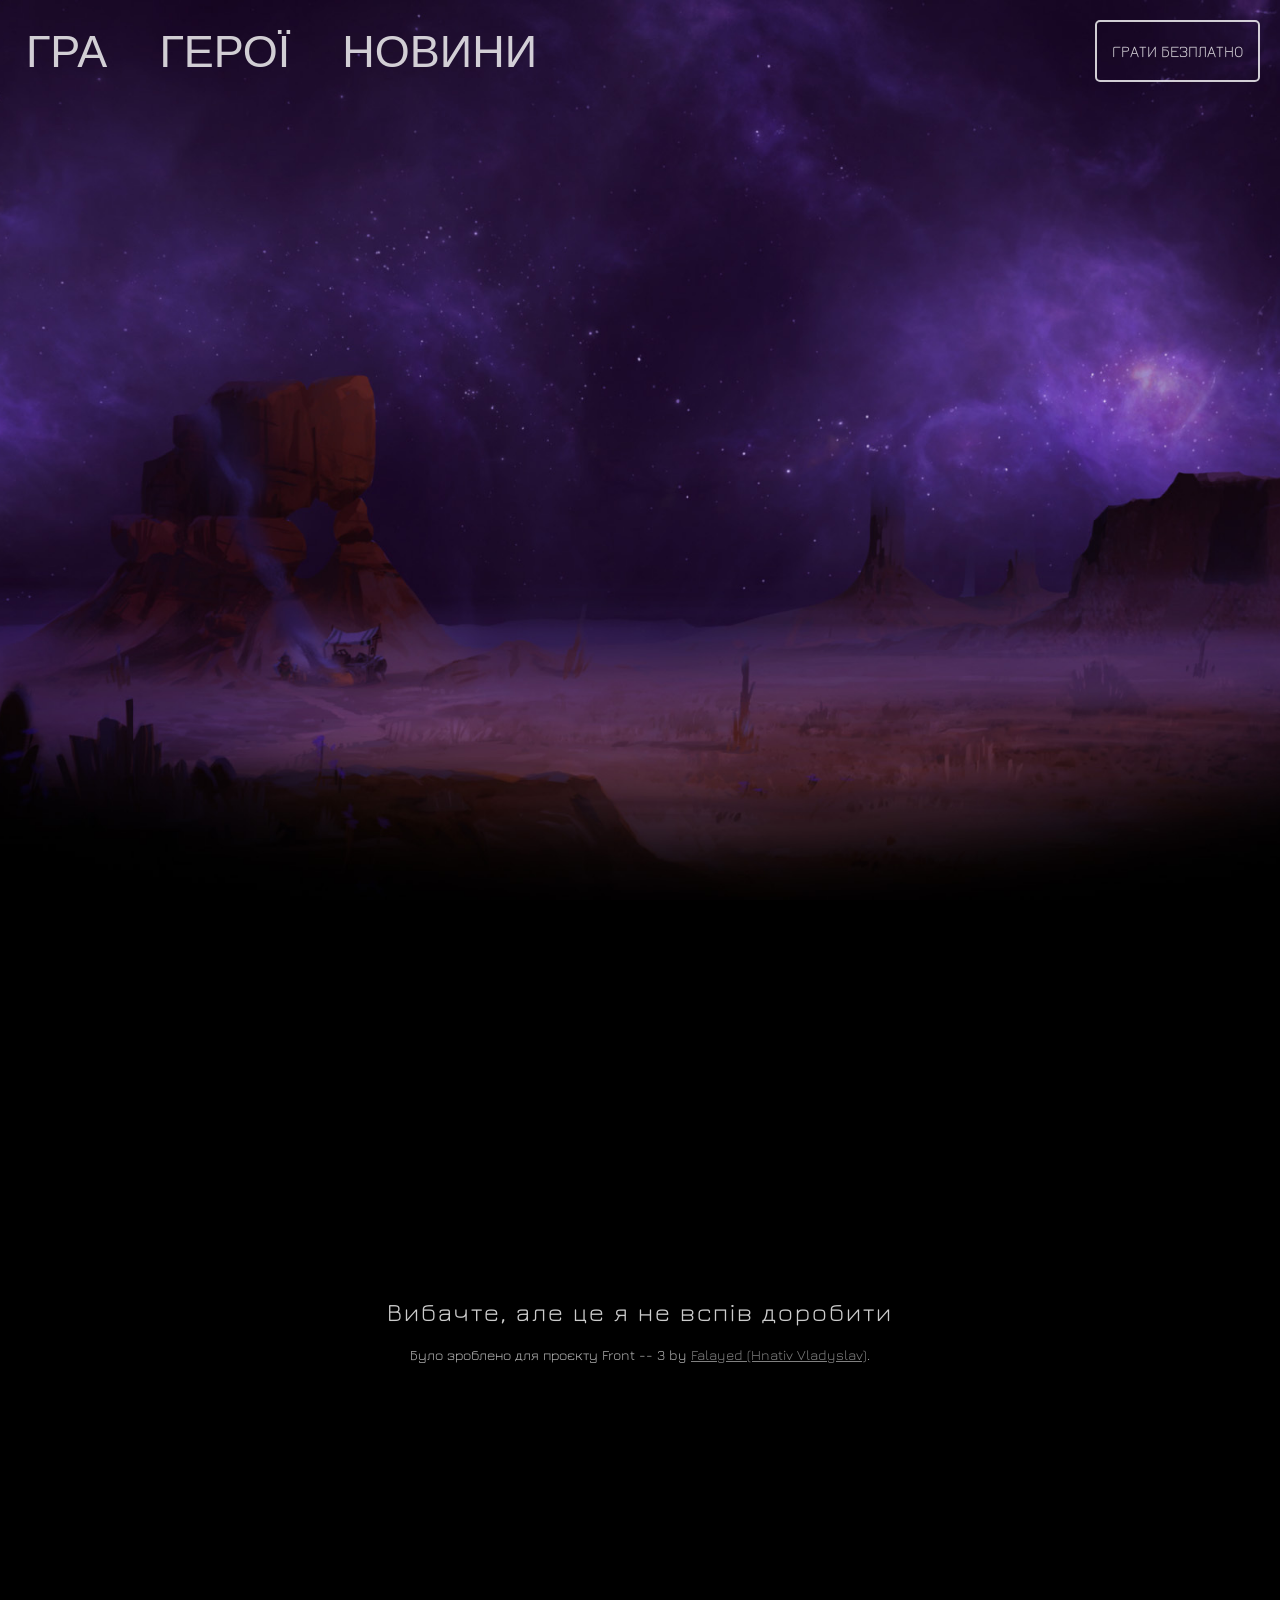
<file: 7.37c.html>
<!DOCTYPE html>
<html lang="en">
<head>
    <meta charset="UTF-8">
    <meta name="viewport" content="width=device-width, initial-scale=1.0">
    <meta http-equiv="X-UA-Compatible" content="ie=edge">
    <title>Main</title>
    <link rel="stylesheet" href="https://cdn.jsdelivr.net/npm/bootstrap-icons@1.10.0/font/bootstrap-icons.css">
    <link rel="stylesheet" href="main.css">
    <link rel="stylesheet" href="menu.css">
    <link rel="stylesheet" href="7.37c.css">
</head>
<body>
    <header>
        <div class="container">
            <nav>
                <ul>
                    <li><button class="button" id="main-btn" onclick="location.href='main.html'">ГРА</button></li>
                    <li><button class="button" id="heroes-btn" onclick="location.href='heroes.html'">ГЕРОЇ</button></li>
                    <li><button class="button" id="news-btn" onclick="location.href='news.html'">НОВИНИ</button></li>
                </ul>
            </nav>
            <div class="menu-play-button"><a href="https://store.steampowered.com/app/570/Dota_2/" target="_blank">ГРАТИ БЕЗПЛАТНО</a></div>
        </div>
    </header>
    <section class="main-content">
        <div class="text-container">
            <div class="text-group">
                <div class="join-text">Вибачте, але це я не вспів доробити </div>
    <footer>
        <div class="contact-info">
            <p>Було зроблено для проєкту Front -- 3 by <a class="link-to-fal" href="https://github.com/Falayed">Falayed (Hnativ Vladyslav)</a>.</p>
        </div>
    </footer>
    <script src="main.js"></script>
</body>
</html>
</file>
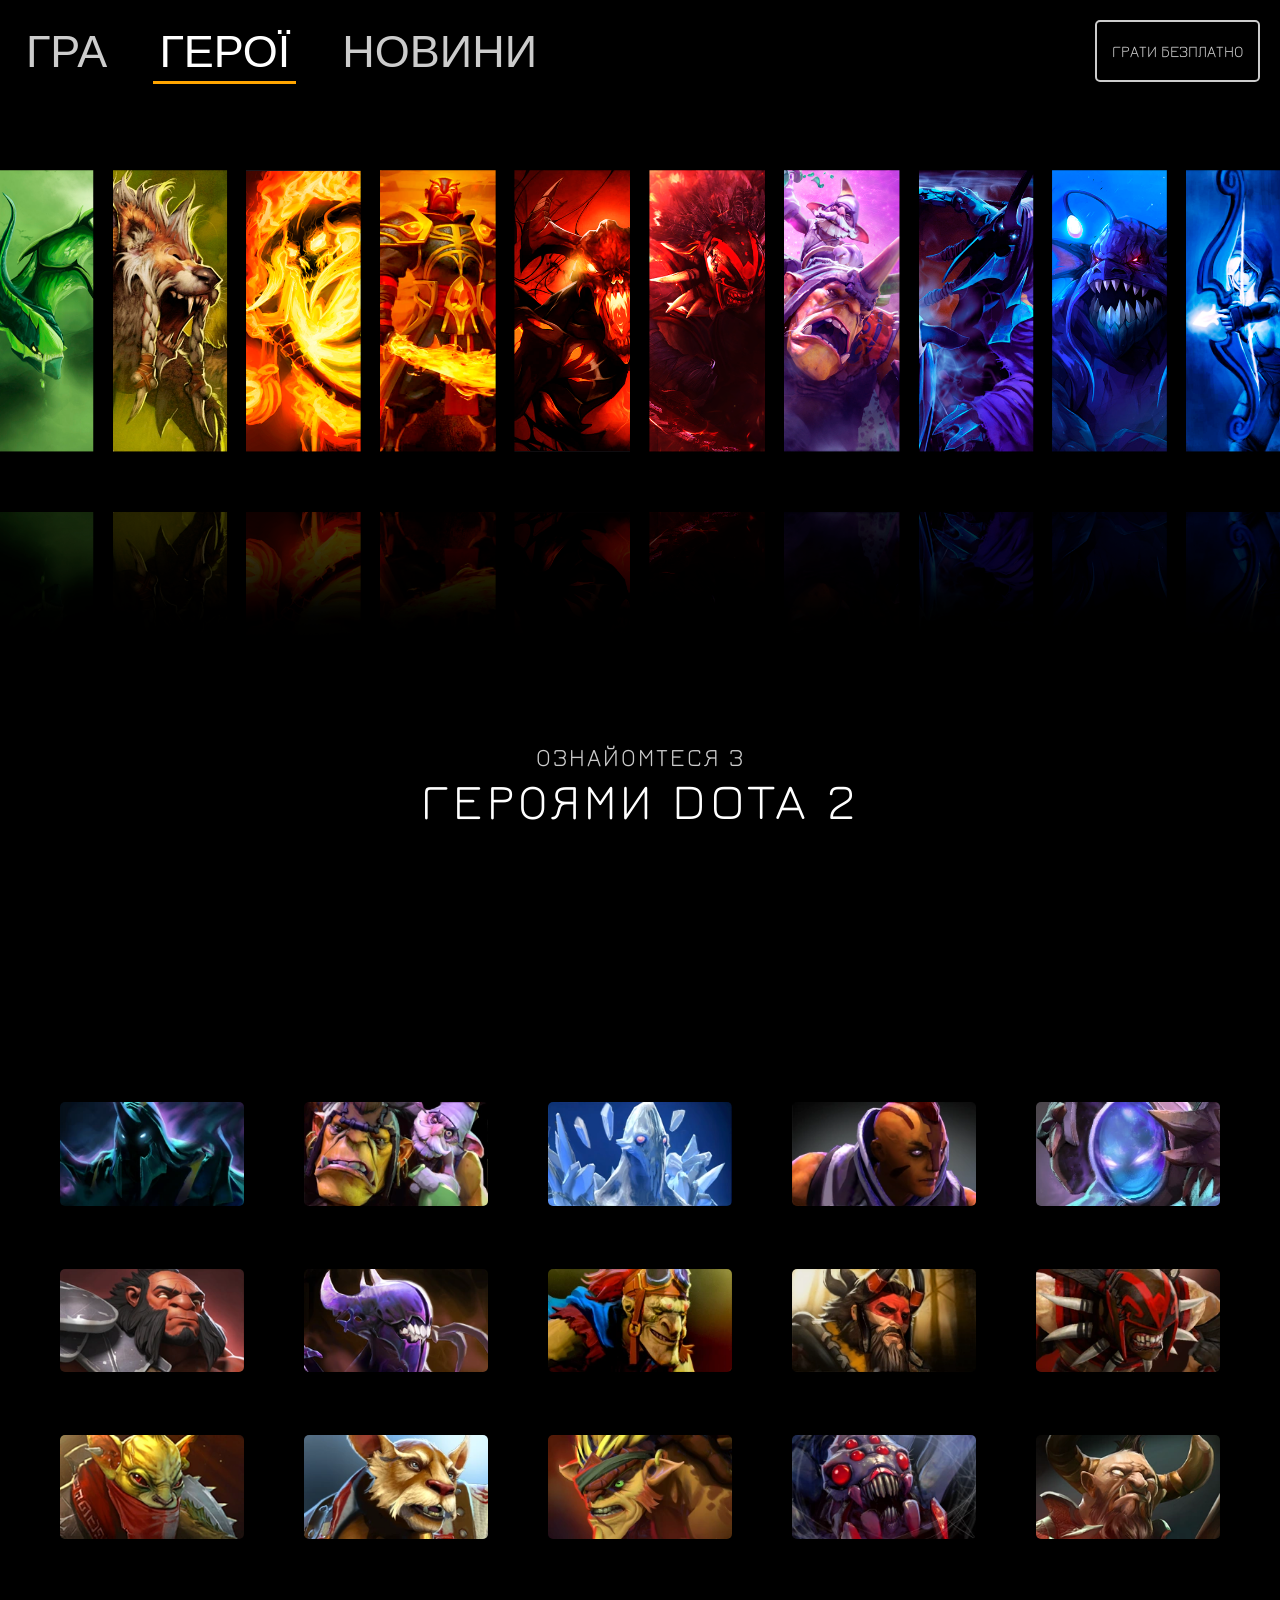
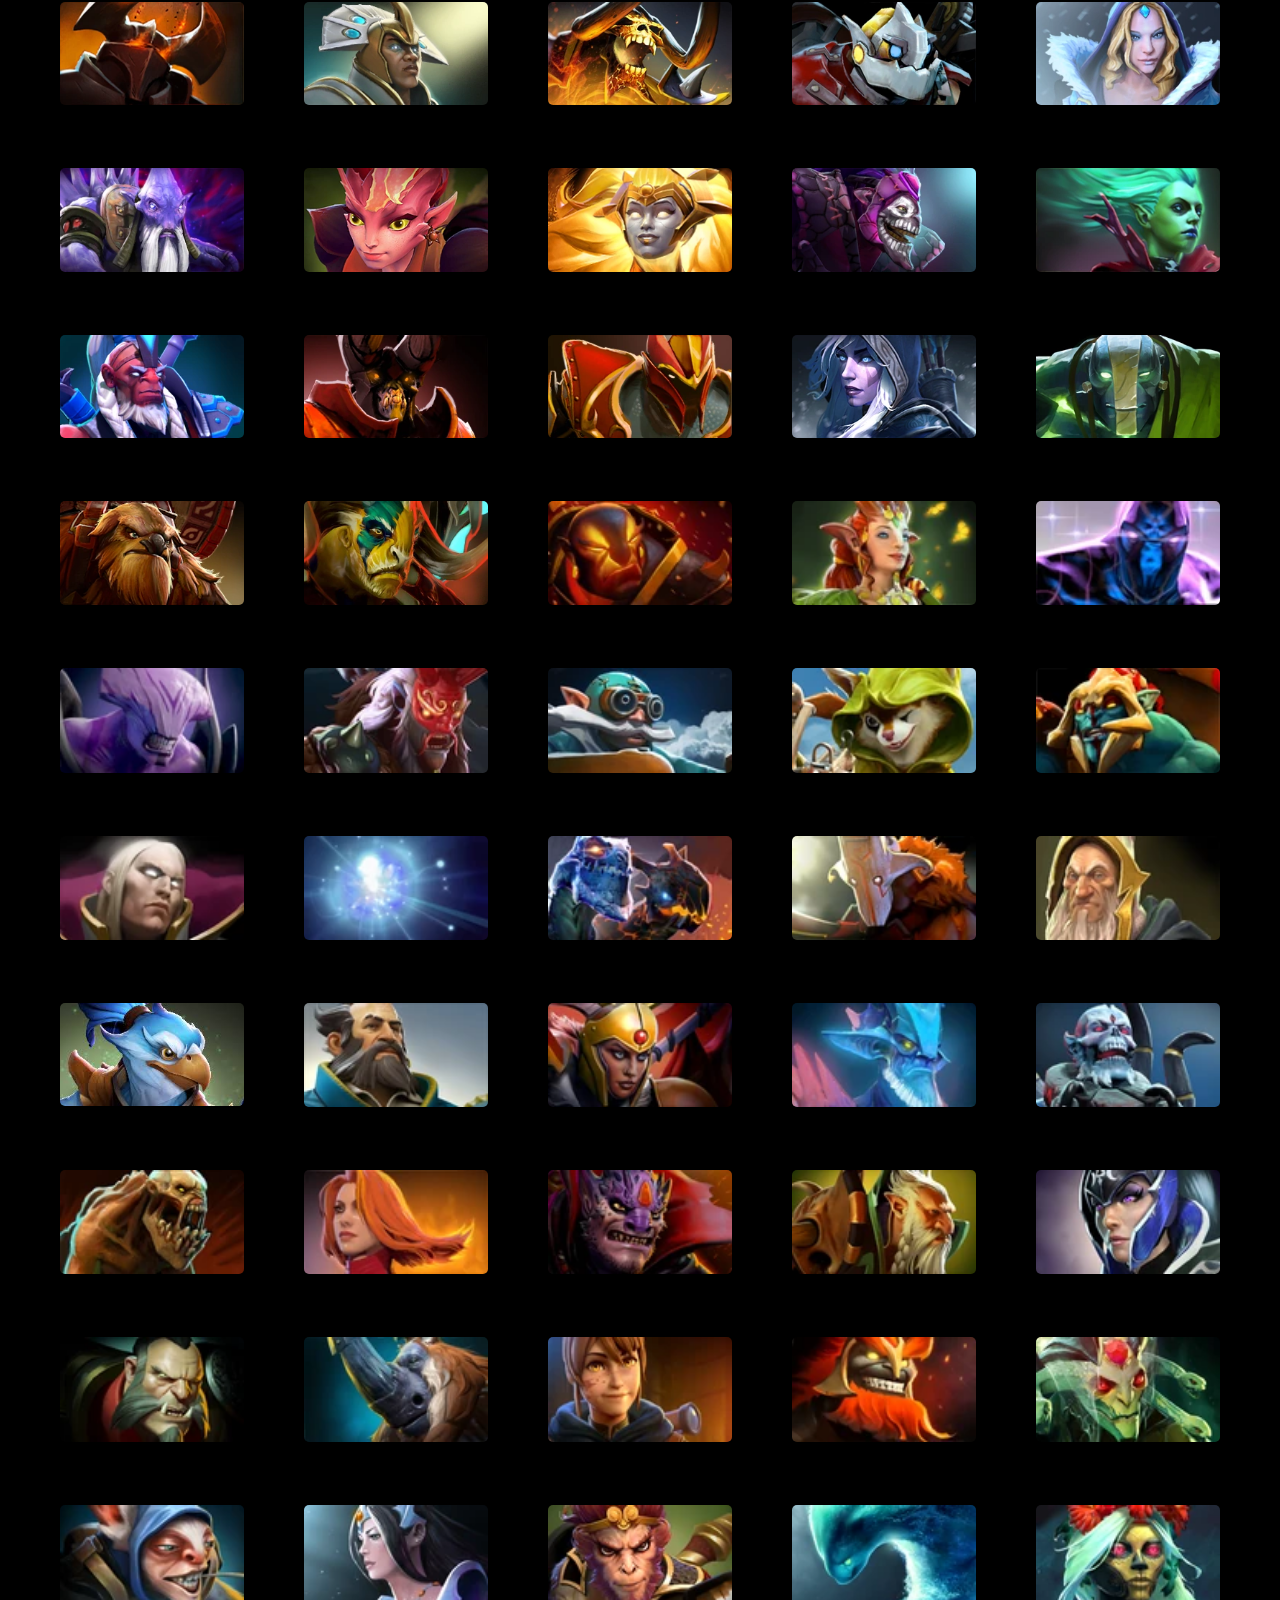
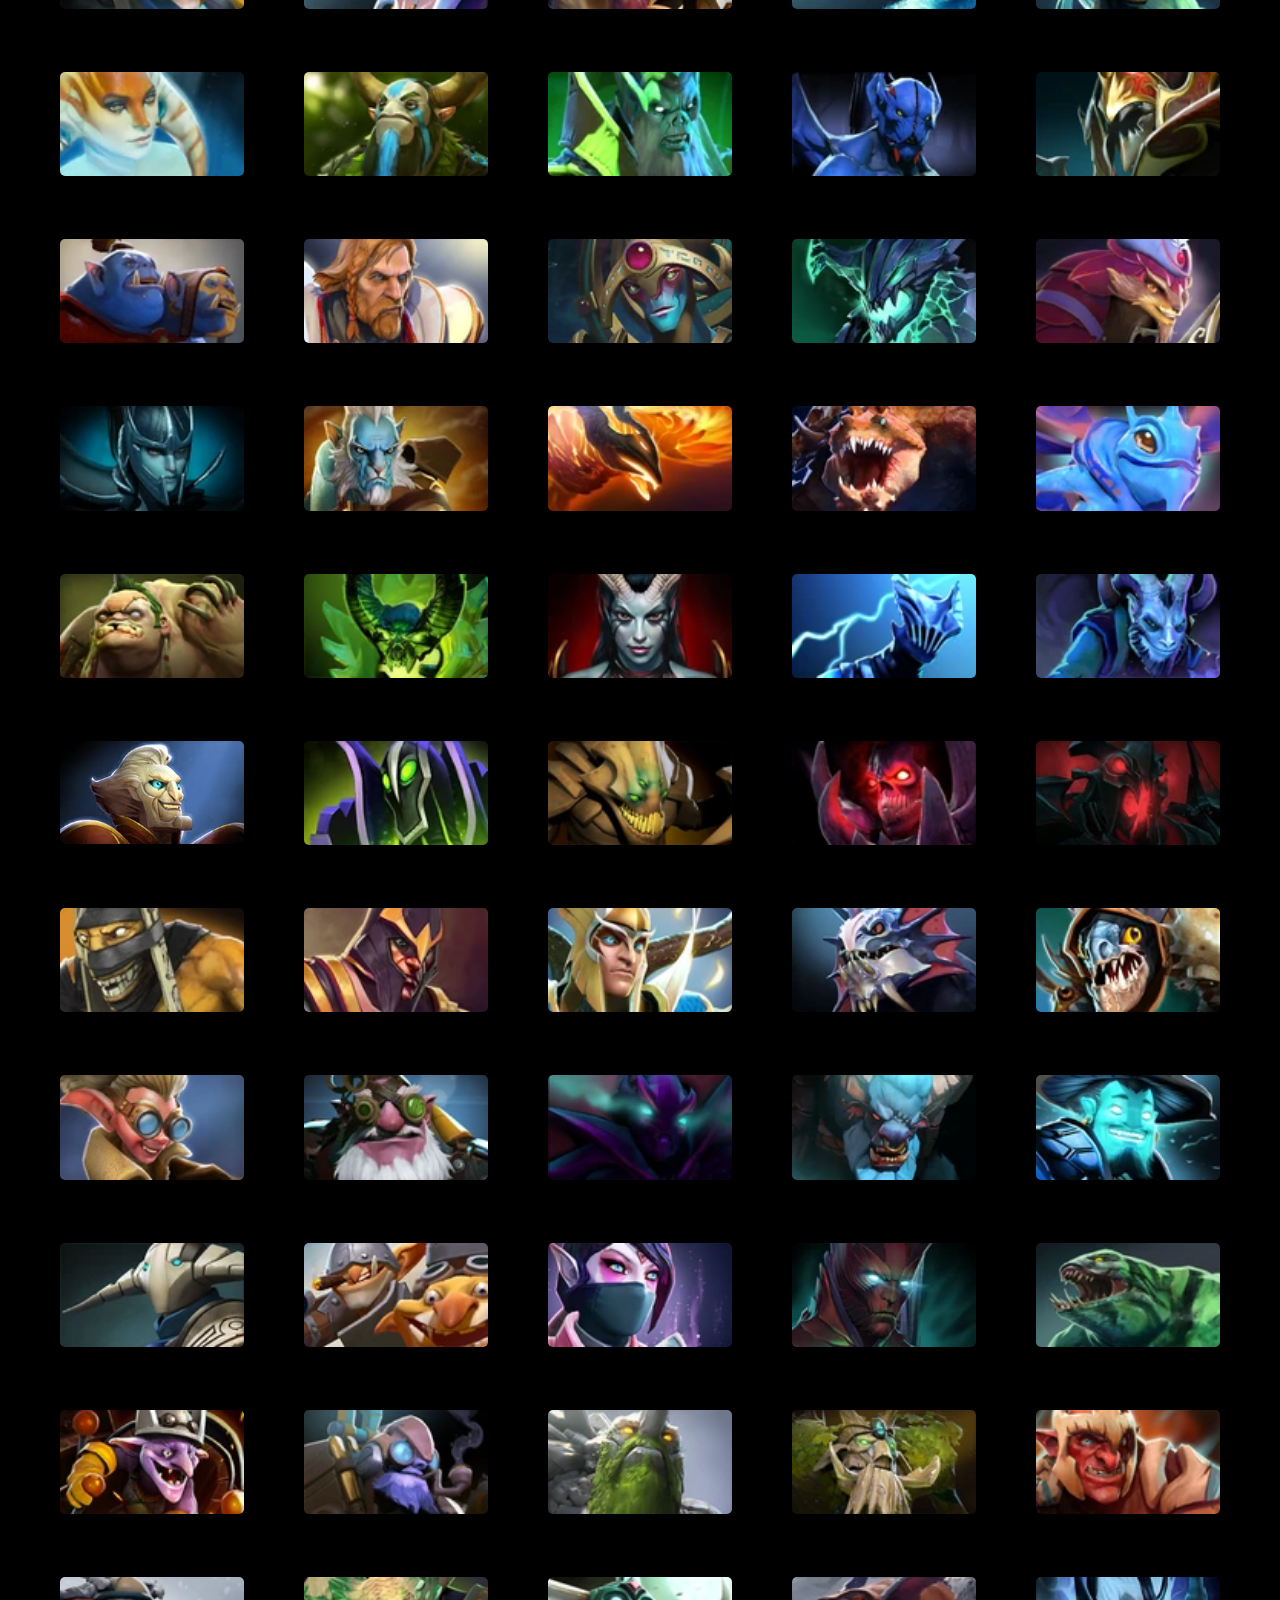
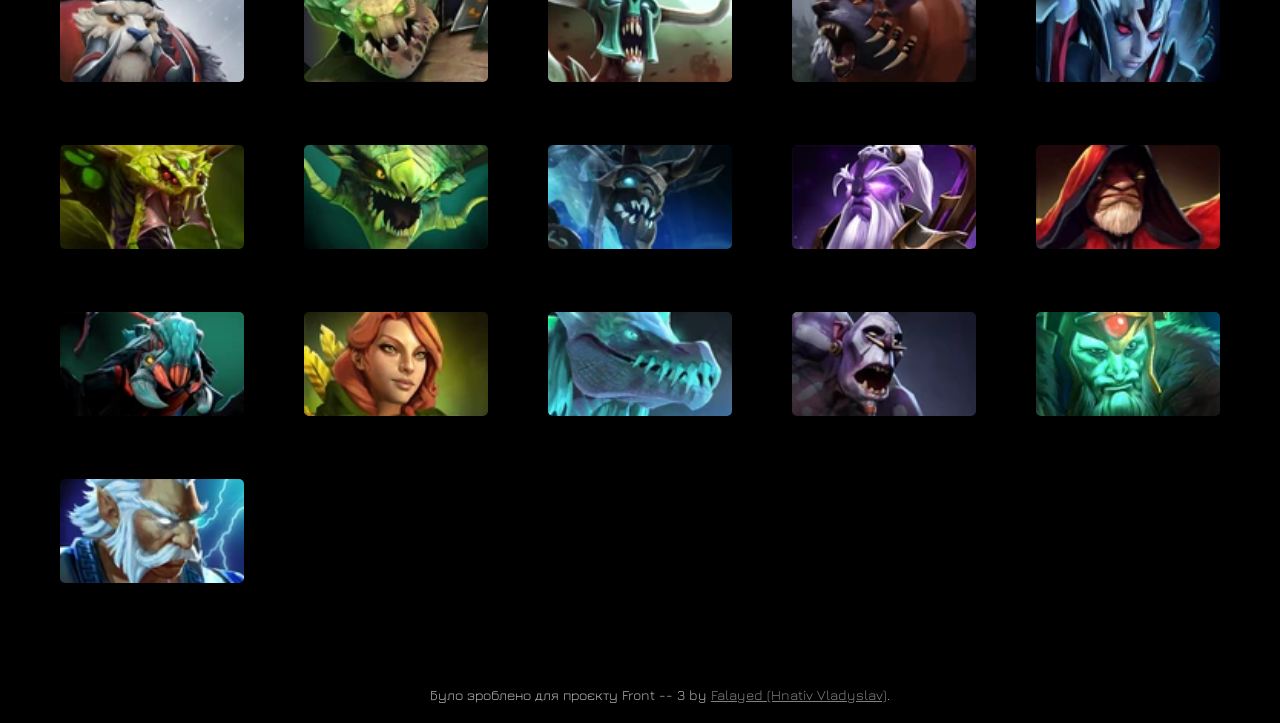
<file: heroes.html>
<!DOCTYPE html>
<html lang="en">
<head>
    <meta charset="UTF-8">
    <meta name="viewport" content="width=device-width, initial-scale=1.0">
    <meta http-equiv="X-UA-Compatible" content="ie=edge">
    <title>ГЕРОЇ - Dota 2</title>
    <link rel="stylesheet" href="heroes.css">
    <link rel="stylesheet" href="menu.css">
</head>
<body>
    <header>
        <div class="container">
            <nav>
                <ul>
                    <li><button class="button" id="main-btn" onclick="location.href='main.html'">ГРА</button></li>
                    <li><button class="button" id="heroes-btn" onclick="location.href='heroes.html'">ГЕРОЇ</button></li>
                    <li><button class="button" id="news-btn" onclick="location.href='news.html'">НОВИНИ</button></li>
                </ul>
            </nav>
            <div class="menu-play-button"><a href="https://store.steampowered.com/app/570/Dota_2/" target="_blank">ГРАТИ БЕЗПЛАТНО</a></div>
        </div>
    </header>
    <section class="black-background">

    </section>
    
    <main>
        <section class="text-container">
            <section class="text-group">
                <div class="join-text">ОЗНАЙОМТЕСЯ З</div>
                <div class="battle-text">ГЕРОЯМИ DOTA 2</div>
            </section>
            <section class="heroes-list">
                <div class="hero-card">
                    <img src="imgs/icons/Abaddon_icon.webp" alt="Abaddon">
                    <div class="hero-name">Abaddon</div>
                </div>
                <div class="hero-card">
                    <img src="imgs/icons/Alchemist_icon.webp" alt="Alchemist">
                    <div class="hero-name">Alchemist</div>
                </div>
                <div class="hero-card">
                    <img src="imgs/icons/Ancient_Apparition_icon.webp" alt="Ancient Apparition">
                    <div class="hero-name">Ancient Apparition</div>
                </div>
                <div class="hero-card">
                    <img src="imgs/icons/Anti-Mage_icon.webp" alt="Anti-Mage">
                    <div class="hero-name">Anti-Mage</div>
                </div>
                <div class="hero-card">
                    <img src="imgs/icons/Arc_Warden_icon.webp" alt="Arc Warden">
                    <div class="hero-name">Arc Warden</div>
                </div>
                <div class="hero-card">
                    <img src="imgs/icons/Axe_icon.webp" alt="Axe">
                    <div class="hero-name">Axe</div>
                </div>
                <div class="hero-card">
                    <img src="imgs/icons/Bane_icon.webp" alt="Bane">
                    <div class="hero-name">Bane</div>
                </div>
                <div class="hero-card">
                    <img src="imgs/icons/Batrider_icon.webp" alt="Bat Rider">
                    <div class="hero-name">Bat Rider</div>
                </div>
                <div class="hero-card">
                    <img src="imgs/icons/Beastmaster_icon.webp" alt="Beastmaster">
                    <div class="hero-name">Beastmaster</div>
                </div>
                <div class="hero-card">
                    <img src="imgs/icons/Bloodseeker_icon.webp" alt="Bloodseeker">
                    <div class="hero-name">Bloodseeker</div>
                </div>
                <div class="hero-card">
                    <img src="imgs/icons/Bounty_Hunter_icon.webp" alt="Bounty Hunter">
                    <div class="hero-name">Bounty Hunter</div>
                </div>
                <div class="hero-card">
                    <img src="imgs/icons/Brewmaster_icon.webp" alt="Brewmaster">
                    <div class="hero-name">Brewmaster</div>
                </div>
                <div class="hero-card">
                    <img src="imgs/icons/Bristleback_icon.webp" alt="Bristleback">
                    <div class="hero-name">Bristleback</div>
                </div>
                <div class="hero-card">
                    <img src="imgs/icons/Broodmother_icon.webp" alt="Broodmother">
                    <div class="hero-name">Broodmother</div>
                </div>
                <div class="hero-card">
                    <img src="imgs/icons/Centaur_Warrunner_icon.webp" alt="Centaur Warrunner">
                    <div class="hero-name">Centaur Warrunner</div>
                </div>
                <div class="hero-card">
                    <img src="imgs/icons/Chaos_Knight_icon.webp" alt="Chaos Knight">
                    <div class="hero-name">Chaos Knight</div>
                </div>
                <div class="hero-card">
                    <img src="imgs/icons/Chen_icon.webp" alt="Chen">
                    <div class="hero-name">Chen</div>
                </div>
                <div class="hero-card">
                    <img src="imgs/icons/Clinkz_icon.webp" alt="Clinkz">
                    <div class="hero-name">Clinkz</div>
                </div>
                <div class="hero-card">
                    <img src="imgs/icons/Clockwerk_icon.webp" alt="Clockwerk">
                    <div class="hero-name">Clockwerk</div>
                </div>
                <div class="hero-card">
                    <img src="imgs/icons/Crystal_Maiden_icon.webp" alt="Crystal Maiden">
                    <div class="hero-name">Crystal Maiden</div>
                </div>
                <div class="hero-card">
                    <img src="imgs/icons/Dark_Seer_icon.webp" alt="Dark Seer">
                    <div class="hero-name">Dark Seer</div>
                </div>
                <div class="hero-card">
                    <img src="imgs/icons/Dark_Willow_icon.webp" alt="Dark Willow">
                    <div class="hero-name">Dark Willow</div>
                </div>
                <div class="hero-card">
                    <img src="imgs/icons/Dawnbreaker_icon.webp" alt="Dawn Breaker">
                    <div class="hero-name">Dawn Breaker</div>
                </div>
                <div class="hero-card">
                    <img src="imgs/icons/Dazzle_icon.webp" alt="Dazzle">
                    <div class="hero-name">Dazzle</div>
                </div>
                <div class="hero-card">
                    <img src="imgs/icons/Death_Prophet_icon.webp" alt="Death Prophet">
                    <div class="hero-name">Death Prophet</div>
                </div>
                <div class="hero-card">
                    <img src="imgs/icons/Disruptor_icon.webp" alt="Disruptor">
                    <div class="hero-name">Disruptor</div>
                </div>
                <div class="hero-card">
                    <img src="imgs/icons/Doom_icon.webp" alt="Doom">
                    <div class="hero-name">Doom</div>
                </div>
                <div class="hero-card">
                    <img src="imgs/icons/Dragon_Knight_icon.webp" alt="Dragon Knight">
                    <div class="hero-name">Dragon Knight</div>
                </div>
                <div class="hero-card">
                    <img src="imgs/icons/Drow_Ranger_icon.webp" alt="Drow Ranger">
                    <div class="hero-name">Drow Ranger</div>
                </div>
                <div class="hero-card">
                    <img src="imgs/icons/Earth_Spirit_icon.webp" alt="Earth Spirit">
                    <div class="hero-name">Earth Spirit</div>
                </div>  
                <div class="hero-card">
                    <img src="imgs/icons/Earthshaker_icon.webp" alt="Earthshaker">
                    <div class="hero-name">Earthshaker</div>
                </div>
                <div class="hero-card">
                    <img src="imgs/icons/Elder_Titan_icon.webp" alt="Elder Titan">
                    <div class="hero-name">Elder Titan</div>
                </div>
                <div class="hero-card">
                    <img src="imgs/icons/Ember_Spirit_icon.webp" alt="Ember Spirit">
                    <div class="hero-name">Ember Spirit</div>
                </div>
                <div class="hero-card">
                    <img src="imgs/icons/Enchantress_icon.webp" alt="Enchantress">
                    <div class="hero-name">Enchantress</div>
                </div>
                <div class="hero-card">
                    <img src="imgs/icons/Enigma_icon.webp" alt="Enigma">
                    <div class="hero-name">Enigma</div>
                </div>
                <div class="hero-card">
                    <img src="imgs/icons/Faceless_Void_icon.webp" alt="Faceless Void">
                    <div class="hero-name">Faceless Void</div>
                </div>
                <div class="hero-card">
                    <img src="imgs/icons/Grimstroke_icon.webp" alt="Grimstroke">
                    <div class="hero-name">Grimstroke</div>
                </div>
                <div class="hero-card">
                    <img src="imgs/icons/Gyrocopter_icon.webp" alt="Gyrocopter">
                    <div class="hero-name">Gyrocopter</div>
                </div>
                <div class="hero-card">
                    <img src="imgs/icons/Hoodwink_icon.webp" alt="Hoodwink">
                    <div class="hero-name">Hoodwink</div>
                </div>
                <div class="hero-card">
                    <img src="imgs/icons/Huskar_icon.webp" alt="Huskar">
                    <div class="hero-name">Huskar</div>
                </div>
                <div class="hero-card">
                    <img src="imgs/icons/Invoker_icon.webp" alt="Invoker">
                    <div class="hero-name">Invoker</div>
                </div>
                <div class="hero-card">
                    <img src="imgs/icons/Io_icon.webp" alt="Io">
                    <div class="hero-name">Io</div>
                </div>
                <div class="hero-card">
                    <img src="imgs/icons/Jakiro_icon.webp" alt="Jakiro">
                    <div class="hero-name">Jakiro</div>
                </div>
                <div class="hero-card">
                    <img src="imgs/icons/Juggernaut_icon.webp" alt="Juggernaut">
                    <div class="hero-name">Juggernaut</div>
                </div>
                <div class="hero-card">
                    <img src="imgs/icons/Keeper_of_the_Light_icon.webp" alt="Keeper of the Light">
                    <div class="hero-name">Keeper of the Light</div>
                </div>
                <div class="hero-card">
                    <img src="imgs/icons/Kez.webp" alt="Kez">
                    <div class="hero-name">Kez</div>
                </div>
                <div class="hero-card">
                    <img src="imgs/icons/Kunkka_icon.webp" alt="Kunkka">
                    <div class="hero-name">Kunkka</div>
                </div>
                <div class="hero-card">
                    <img src="imgs/icons/Legion_Commander_icon.webp" alt="Legion Commander">
                    <div class="hero-name">Legion Commander</div>
                </div>
                <div class="hero-card">
                    <img src="imgs/icons/Leshrac_icon.webp" alt="Leshrac">
                    <div class="hero-name">Leshrac</div>
                </div>
                <div class="hero-card">
                    <img src="imgs/icons/Lich_icon.webp" alt="Lich">
                    <div class="hero-name">Lich</div>
                </div>
                <div class="hero-card">
                    <img src="imgs/icons/Lifestealer_icon.webp" alt="Lifestealer">
                    <div class="hero-name">Lifestealer</div>
                </div>
                <div class="hero-card">
                    <img src="imgs/icons/Lina_icon.webp" alt="Lina">
                    <div class="hero-name">Lina</div>
                </div>
                <div class="hero-card">
                    <img src="imgs/icons/Lion_icon.webp" alt="Lion">
                    <div class="hero-name">Lion</div>
                </div>
                <div class="hero-card">
                    <img src="imgs/icons/Lone_Druid_icon.webp" alt="Lone Druid">
                    <div class="hero-name">Lone Druid</div>
                </div>
                <div class="hero-card">
                    <img src="imgs/icons/Luna_icon.webp" alt="Luna">
                    <div class="hero-name">Luna</div>
                </div>
                <div class="hero-card">
                    <img src="imgs/icons/Lycan_icon.webp" alt="Lycan">
                    <div class="hero-name">Lycan</div>
                </div>
                <div class="hero-card">
                    <img src="imgs/icons/Magnus_icon.webp" alt="Magnus">
                    <div class="hero-name">Magnus></div>
                </div>
                <div class="hero-card">
                    <img src="imgs/icons/Marci_icon.webp" alt="Marci">
                    <div class="hero-name">Marci</div>
                </div>
                <div class="hero-card">
                    <img src="imgs/icons/Mars_icon.webp" alt="Mars">
                    <div class="hero-name">Mars</div>
                </div>
                <div class="hero-card">
                    <img src="imgs/icons/Medusa_icon.webp" alt="Medusa">
                    <div class="hero-name">Medusa</div>
                </div>
                <div class="hero-card">
                    <img src="imgs/icons/Meepo_icon.webp" alt="Meepo">
                    <div class="hero-name">Meepo</div>
                </div>
                <div class="hero-card">
                    <img src="imgs/icons/Mirana_icon.webp" alt="Mirana">
                    <div class="hero-name">Mirana</div>
                </div>
                <div class="hero-card">
                    <img src="imgs/icons/Monkey_King_icon.webp" alt="Monkey King">
                    <div class="hero-name">Monkey King</div>
                </div>
                <div class="hero-card">
                    <img src="imgs/icons/Morphling_icon.webp" alt="Morphling">
                    <div class="hero-name">Morphling</div>
                </div>
                <div class="hero-card">
                    <img src="imgs/icons/Muerta_icon.webp" alt="Muerta">
                    <div class="hero-name">Muerta</div>
                </div>
                <div class="hero-card">
                    <img src="imgs/icons/Naga_Siren_icon.webp" alt="Naga Siren">
                    <div class="hero-name">Naga Siren</div>
                </div>
                <div class="hero-card">
                    <img src="imgs/icons/Nature's_Prophet_icon.webp" alt="Nature's Prophet">
                    <div class="hero-name">Nature's Prophet</div>
                </div>
                <div class="hero-card">
                    <img src="imgs/icons/Necrophos_icon.webp" alt="Necrophos">
                    <div class="hero-name">Necrophos</div>
                </div>
                <div class="hero-card">
                    <img src="imgs/icons/Night_Stalker_icon.webp" alt="Night Stalker">
                    <div class="hero-name">Night Stalker</div>
                </div>
                <div class="hero-card">
                    <img src="imgs/icons/Nyx_Assassin_icon.webp" alt="Nyx Assassin">
                    <div class="hero-name">Nyx Assassin</div>
                </div>
                <div class="hero-card">
                    <img src="imgs/icons/Ogre_Magi_icon.webp" alt="Ogre Magi">
                    <div class="hero-name">Ogre Magi</div>
                </div>
                <div class="hero-card">
                    <img src="imgs/icons/Omniknight_icon.webp" alt="Omniknight_icon">
                    <div class="hero-name">Omniknight_icon</div>
                </div>
                <div class="hero-card">
                    <img src="imgs/icons/Oracle_icon.webp" alt="Oracle">
                    <div class="hero-name">Oracle</div>
                </div>
                <div class="hero-card">
                    <img src="imgs/icons/Outworld_Destroyer_icon.webp" alt="Outworld Destroyer">
                    <div class="hero-name">Outworld Destroyer</div>
                </div>
                <div class="hero-card">
                    <img src="imgs/icons/Pangolier_icon.webp" alt="Pangolier">
                    <div class="hero-name">Pangolier</div>
                </div>
                <div class="hero-card">
                    <img src="imgs/icons/Phantom_Assassin_icon.webp" alt="Phantom Assassin">
                    <div class="hero-name">Phantom Assassin</div>
                </div>
                <div class="hero-card">
                    <img src="imgs/icons/Phantom_Lancer_icon.webp" alt="Phantom Lancer">
                    <div class="hero-name">Phantom Lancer</div>
                </div>
                <div class="hero-card">
                    <img src="imgs/icons/Phoenix_icon.webp" alt="Phoenix">
                    <div class="hero-name">Phoenix</div>
                </div>
                <div class="hero-card">
                    <img src="imgs/icons/Primal_Beast_icon.webp" alt="Primal Beast">
                    <div class="hero-name">Primal Beast</div>
                </div>
                <div class="hero-card">
                    <img src="imgs/icons/Puck_icon.webp" alt="Puck">
                    <div class="hero-name">Puck</div>
                </div>
                <div class="hero-card">
                    <img src="imgs/icons/Pudge_icon.webp" alt="Pudge">
                    <div class="hero-name">Pudge</div>
                </div>
                <div class="hero-card">
                    <img src="imgs/icons/Pugna_icon.webp" alt="Pugna">
                    <div class="hero-name">Pugna</div>
                </div>
                <div class="hero-card">
                    <img src="imgs/icons/Queen_of_Pain_icon.webp" alt="Queen of Pain">
                    <div class="hero-name">Queen of Pain</div>
                </div>
                <div class="hero-card">
                    <img src="imgs/icons/Razor_icon.webp" alt="Razor">
                    <div class="hero-name">Razor</div>
                </div>
                <div class="hero-card">
                    <img src="imgs/icons/Riki_icon.webp" alt="Riki">
                    <div class="hero-name">Riki</div>
                </div>
                <div class="hero-card">
                    <img src="imgs/icons/Ring_Master.webp" alt="Ring Master">
                    <div class="hero-name">Ring Master</div>
                </div>
                <div class="hero-card">
                    <img src="imgs/icons/Rubick_icon.webp" alt="Rubick">
                    <div class="hero-name">Rubick</div>
                </div>
                <div class="hero-card">
                    <img src="imgs/icons/Sand_King_icon.webp" alt="Sand King">
                    <div class="hero-name">Sand King</div>
                </div>
                <div class="hero-card">
                    <img src="imgs/icons/Shadow_Demon_icon.webp" alt="Shadow Demon">
                    <div class="hero-name">Shadow Demon</div>
                </div>
                <div class="hero-card">
                    <img src="imgs/icons/Shadow_Fiend_icon.webp" alt="Shadow Fiend">
                    <div class="hero-name">Shadow Fiend</div>
                </div>
                <div class="hero-card">
                    <img src="imgs/icons/Shadow_Shaman_icon.webp" alt="Shadow Shaman">
                    <div class="hero-name">Shadow Shaman</div>
                </div>
                <div class="hero-card">
                    <img src="imgs/icons/Silencer_icon.webp" alt="Silencer">
                    <div class="hero-name">Silencer</div>
                </div>
                <div class="hero-card">
                    <img src="imgs/icons/Skywrath_Mage_icon.webp" alt="Skywrath Mage">
                    <div class="hero-name">Skywrath Mage</div>
                </div>
                <div class="hero-card">
                    <img src="imgs/icons/Slardar_icon.webp" alt="Slardar">
                    <div class="hero-name">Slardar</div>
                </div>
                <div class="hero-card">
                    <img src="imgs/icons/Slark_icon.webp" alt="Slark">
                    <div class="hero-name">Slark</div>
                </div>
                <div class="hero-card">
                    <img src="imgs/icons/Snapfire_icon.webp" alt="Snapfire">
                    <div class="hero-name">Snapfire</div>
                </div>
                <div class="hero-card">
                    <img src="imgs/icons/Sniper_icon.webp" alt="Sniper">
                    <div class="hero-name">Sniper</div>
                </div>
                <div class="hero-card">
                    <img src="imgs/icons/Spectre_icon.webp" alt="Spectre">
                    <div class="hero-name">Spectre</div>
                </div>
                <div class="hero-card">
                    <img src="imgs/icons/Spirit_Breaker_icon.webp" alt="Spirit Breaker">
                    <div class="hero-name">Spirit Breaker</div>
                </div>
                <div class="hero-card">
                    <img src="imgs/icons/Storm_Spirit_icon.webp" alt="Storm Spirit">
                    <div class="hero-name">Storm Spirit</div>
                </div>
                <div class="hero-card">
                    <img src="imgs/icons/Sven_icon.webp" alt="Sven">
                    <div class="hero-name">Sven</div>
                </div>
                <div class="hero-card">
                    <img src="imgs/icons/Techies_icon.webp" alt="Techies">
                    <div class="hero-name">Techies</div>
                </div>
                <div class="hero-card">
                    <img src="imgs/icons/Templar_Assassin_icon.webp" alt="Templar Assassin">
                    <div class="hero-name">Templar Assassin</div>
                </div>
                <div class="hero-card">
                    <img src="imgs/icons/Terrorblade_icon.webp" alt="Terrorblade">
                    <div class="hero-name">Terrorblade</div>
                </div>
                <div class="hero-card">
                    <img src="imgs/icons/Tidehunter_icon.webp" alt="Tidehunter">
                    <div class="hero-name">Tidehunter</div>
                </div>
                <div class="hero-card">
                    <img src="imgs/icons/Timbersaw_icon.webp" alt="Timbersaw">
                    <div class="hero-name">Timbersaw</div>
                </div>
                <div class="hero-card">
                    <img src="imgs/icons/Tinker_icon.webp" alt="Tinker">
                    <div class="hero-name">Tinker</div>
                </div>
                <div class="hero-card">
                    <img src="imgs/icons/Tiny_icon.webp" alt="Tiny">
                    <div class="hero-name">Tiny</div>
                </div>
                <div class="hero-card">
                    <img src="imgs/icons/Treant_Protector_icon.webp" alt="Treant Protector">
                    <div class="hero-name">Treant Protector</div>
                </div>
                <div class="hero-card">
                    <img src="imgs/icons/Troll_Warlord_icon.webp" alt="Troll Warlord">
                    <div class="hero-name">Troll Warlord</div>
                </div>
                <div class="hero-card">
                    <img src="imgs/icons/Tusk_icon.webp" alt="Tusk">
                    <div class="hero-name">Tusk</div>
                </div>
                <div class="hero-card">
                    <img src="imgs/icons/Underlord_icon.webp" alt="Underlord">
                    <div class="hero-name">Underlord</div>
                </div>
                <div class="hero-card">
                    <img src="imgs/icons/Undying_icon.webp" alt="Undying">
                    <div class="hero-name">Undying</div>
                </div>
                <div class="hero-card">
                    <img src="imgs/icons/Ursa_icon.webp" alt="Ursa">
                    <div class="hero-name">Ursa</div>
                </div>
                <div class="hero-card">
                    <img src="imgs/icons/Vengeful_Spirit_icon.webp" alt="Vengeful Spirit">
                    <div class="hero-name">Vengeful Spirit</div>
                </div>
                <div class="hero-card">
                    <img src="imgs/icons/Venomancer_icon.webp" alt="Venomancer">
                    <div class="hero-name">Venomancer</div>
                </div>
                <div class="hero-card">
                    <img src="imgs/icons/Viper_icon.webp" alt="Viper">
                    <div class="hero-name">Viper</div>
                </div>
                <div class="hero-card">
                    <img src="imgs/icons/Visage_icon.webp" alt="Visage">
                    <div class="hero-name">Visage</div>
                </div>
                <div class="hero-card">
                    <img src="imgs/icons/Void_Spirit_icon.webp" alt="Void Spirit">
                    <div class="hero-name">Void Spirit</div>
                </div>
                <div class="hero-card">
                    <img src="imgs/icons/Warlock_icon.webp" alt="Warlock">
                    <div class="hero-name">Warlock</div>
                </div>
                <div class="hero-card">
                    <img src="imgs/icons/Weaver_icon.webp" alt="Weaver">
                    <div class="hero-name">Weaver</div>
                </div>
                <div class="hero-card">
                    <img src="imgs/icons/Windranger_icon.webp" alt="Windranger">
                    <div class="hero-name">Windranger</div>
                </div>
                <div class="hero-card">
                    <img src="imgs/icons/Winter_Wyvern_icon.webp" alt="Winter Wyvern">
                    <div class="hero-name">Winter Wyvern</div>
                </div>
                <div class="hero-card">
                    <img src="imgs/icons/Witch_Doctor_icon.webp" alt="Witch Doctor">
                    <div class="hero-name">Witch Doctor</div>
                </div>
                <div class="hero-card">
                    <img src="imgs/icons/Wraith_King_icon.webp" alt="Wraith King">
                    <div class="hero-name">Wraith King</div>
                </div>
                <div class="hero-card">
                    <img src="imgs/icons/Zeus_icon.webp" alt="Zeus">
                    <div class="hero-name">Zeus</div>
                </div>
            </section>
        </div>
    </main>

    <footer>
        <div class="contact-info">
            <p>Було зроблено для проєкту Front -- 3 by <a class="link-to-fal" href="https://github.com/Falayed">Falayed (Hnativ Vladyslav)</a>.</p>
        </div>
    </footer>
    
    <script src="main.js"></script>
</body>
</html>
</file>
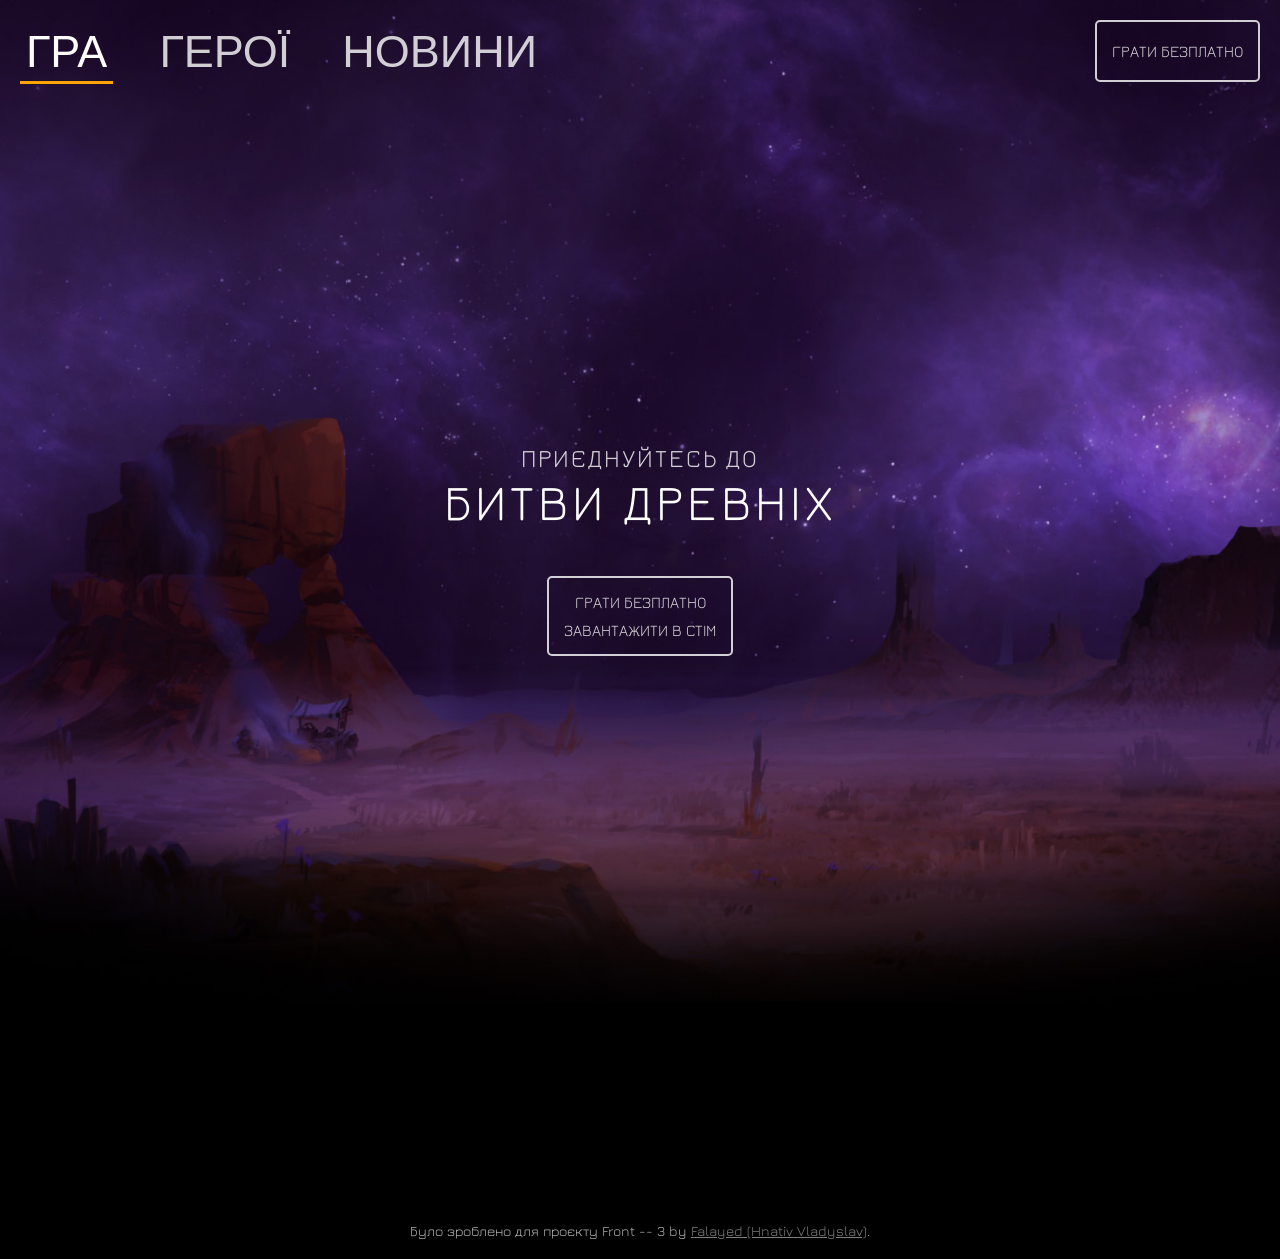
<file: main.html>
<!DOCTYPE html>
<html lang="en">
<head>
    <meta charset="UTF-8">
    <meta name="viewport" content="width=device-width, initial-scale=1.0">
    <meta http-equiv="X-UA-Compatible" content="ie=edge">
    <title>Main</title>
    <link rel="stylesheet" href="https://cdn.jsdelivr.net/npm/bootstrap-icons@1.10.0/font/bootstrap-icons.css">
    <link rel="stylesheet" href="main.css">
    <link rel="stylesheet" href="menu.css">
</head>
<body>
    <header>
        <div class="container">
            <nav>
                <ul>
                    <li><button class="button" id="main-btn" onclick="location.href='main.html'">ГРА</button></li>
                    <li><button class="button" id="heroes-btn" onclick="location.href='heroes.html'">ГЕРОЇ</button></li>
                    <li><button class="button" id="news-btn" onclick="location.href='news.html'">НОВИНИ</button></li>
                </ul>
            </nav>
            <div class="menu-play-button"><a href="https://store.steampowered.com/app/570/Dota_2/" target="_blank">ГРАТИ БЕЗПЛАТНО</a></div>
        </div>
    <section class="main-content">
        <div class="text-container">
            <div class="text-group">
                <div class="join-text">ПРИЄДНУЙТЕСЬ ДО</div>
                <div class="battle-text">БИТВИ ДРЕВНІХ</div>
            </div>
            <div class="download-section">
                <div class="play-button lower-play-button"> 
                    <a href="https://store.steampowered.com/app/570/Dota_2/" target="_blank" class="play-text">ГРАТИ БЕЗПЛАТНО</a>
                    <a href="https://store.steampowered.com/app/570/Dota_2/" target="_blank" class="download-text">ЗАВАНТАЖИТИ В СТІМ</a>
                </div>
            </div>
        </div>
    </section>
    </header>
    <section class="black-background">

    </section>
    <footer>
        <div class="contact-info">
            <p>Було зроблено для проєкту Front -- 3 by <a class="link-to-fal" href="https://github.com/Falayed">Falayed (Hnativ Vladyslav)</a>.</p>
        </div>
    </footer>
    <script src="main.js"></script>
</body>
</html>
</file>
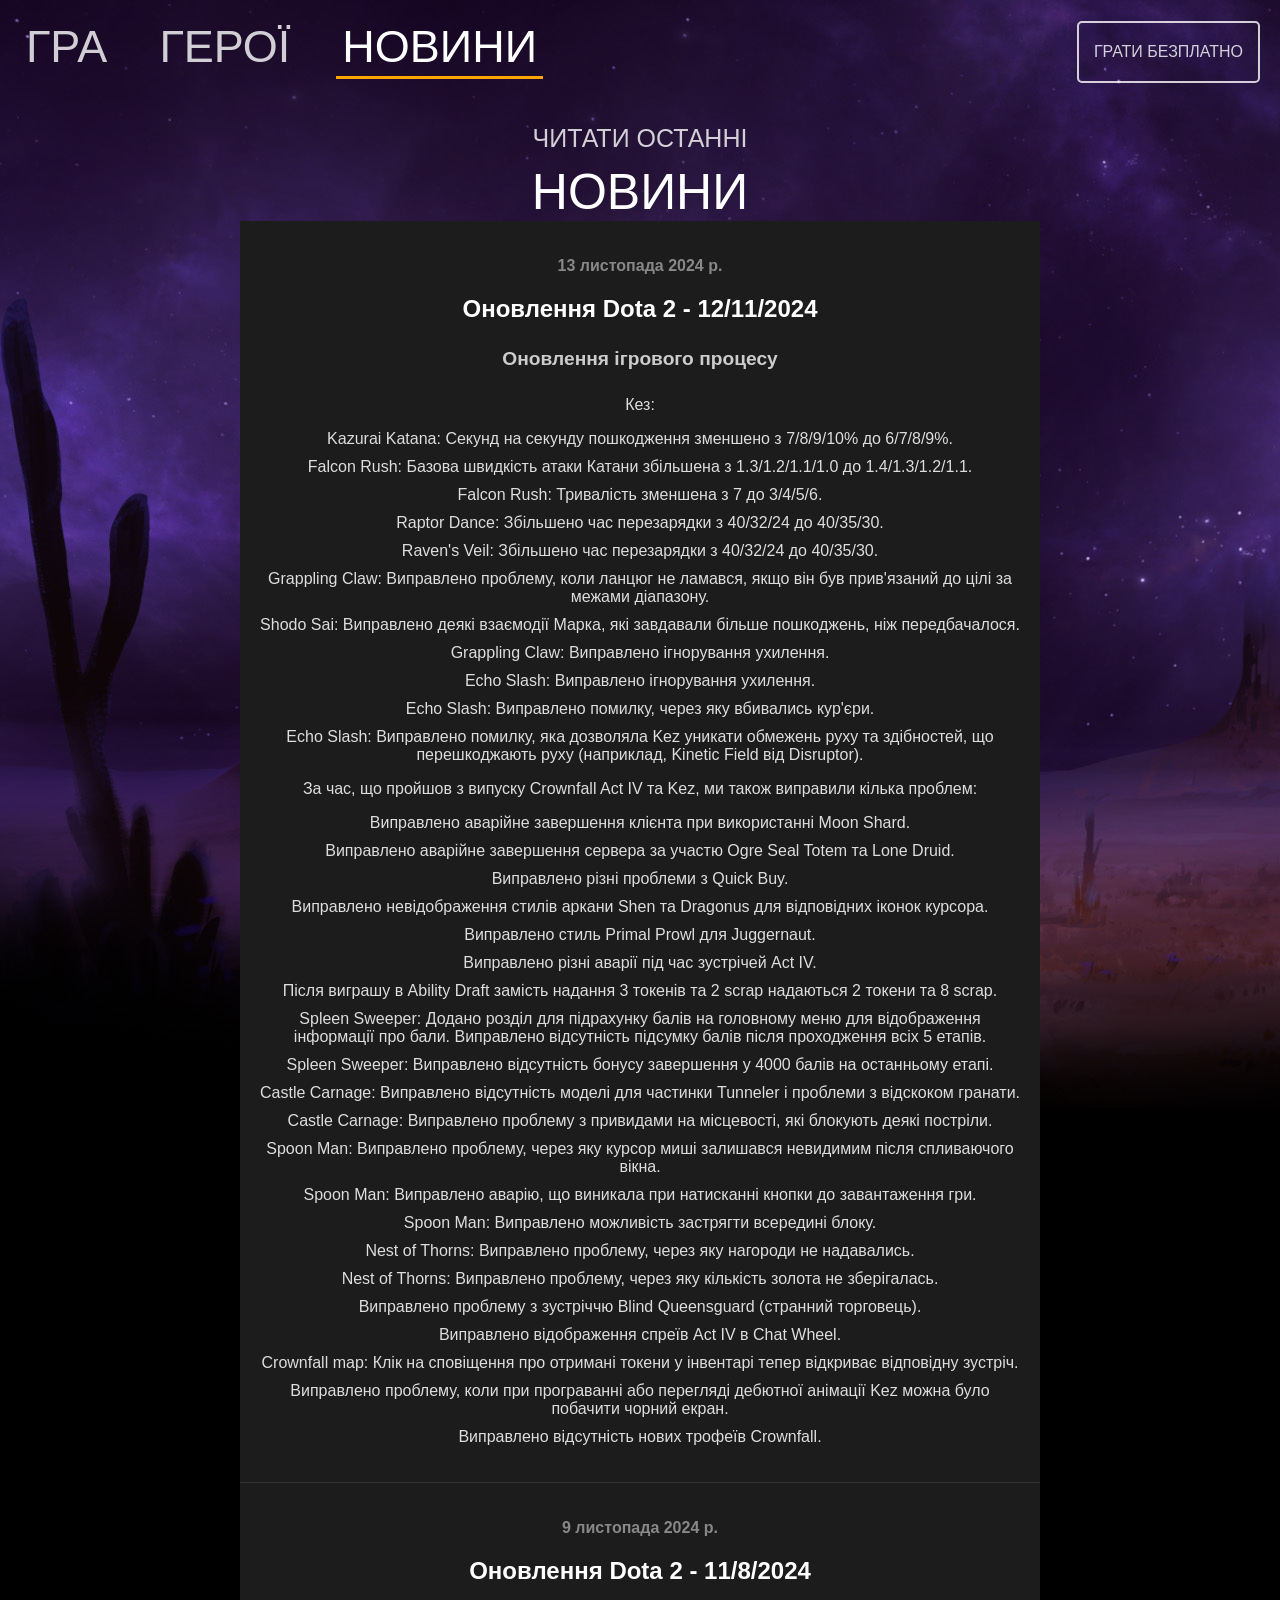
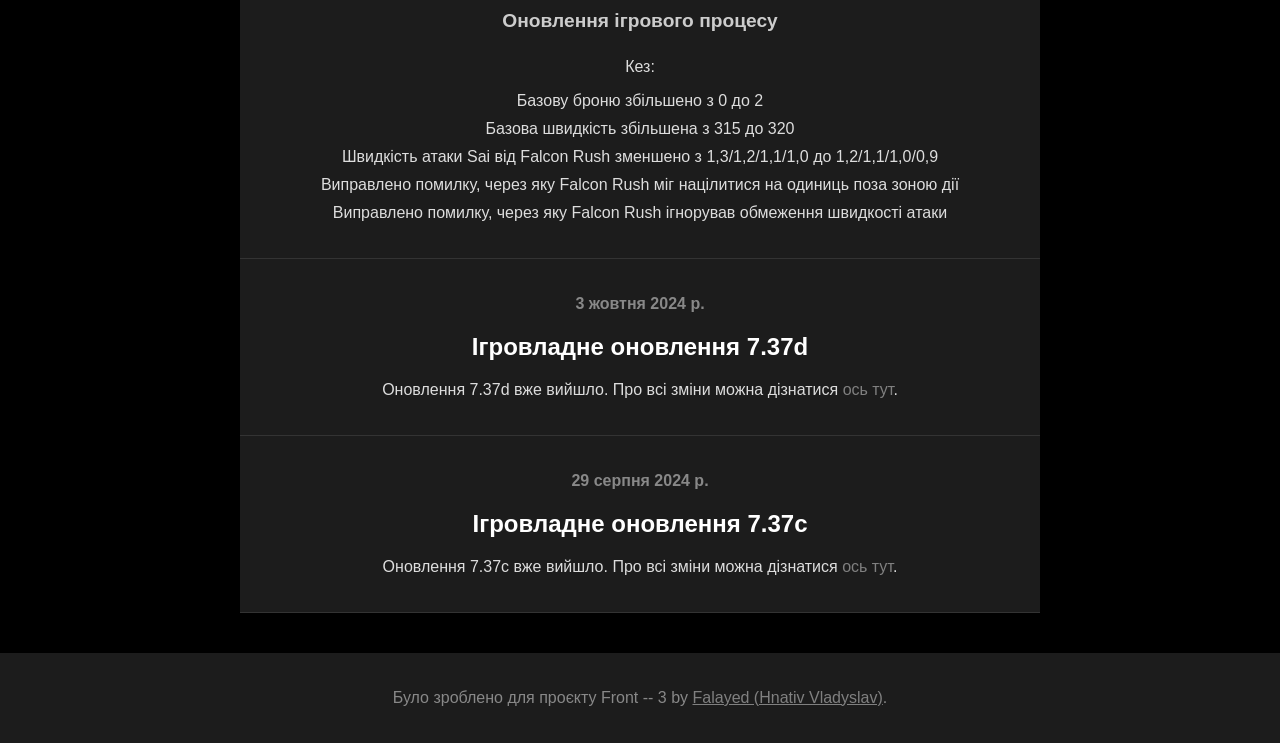
<file: news.html>
<!DOCTYPE html>
<html lang="uk">
<head>
    <meta charset="UTF-8">
    <meta name="viewport" content="width=device-width, initial-scale=1.0">
    <meta http-equiv="X-UA-Compatible" content="ie=edge">
    <link rel="stylesheet" href="menu.css">
    <link rel="stylesheet" href="news.css">
</head>
<body>
    <header class="header">
        <div class="container">
            <nav>
                <ul>
                    <li><button class="button" id="main-btn" onclick="location.href='main.html'">ГРА</button></li>
                    <li><button class="button" id="heroes-btn" onclick="location.href='heroes.html'">ГЕРОЇ</button></li>
                    <li><button class="button" id="news-btn" onclick="location.href='news.html'">НОВИНИ</button></li>
                </ul>
            </nav>
            <div class="menu-play-button"><a href="https://store.steampowered.com/app/570/Dota_2/" target="_blank">ГРАТИ БЕЗПЛАТНО</a></div>
        </div>
    </header>

    <section class="main-content">
        <div class="text-container">
            <div class="text-group">
                <div class="join-text">ЧИТАТИ ОСТАННІ</div>
                <div class="battle-text">НОВИНИ</div>

                <section class="news-item">
                    <h3>13 листопада 2024 р.</h3>
                    <h2>Оновлення Dota 2 - 12/11/2024</h2>
                    <h4>Оновлення ігрового процесу</h4>
                    <p>Кез:</p>
                    <ul>
                        <li>Kazurai Katana: Секунд на секунду пошкодження зменшено з 7/8/9/10% до 6/7/8/9%.</li>
                        <li>Falcon Rush: Базова швидкість атаки Катани збільшена з 1.3/1.2/1.1/1.0 до 1.4/1.3/1.2/1.1.</li>
                        <li>Falcon Rush: Тривалість зменшена з 7 до 3/4/5/6.</li>
                        <li>Raptor Dance: Збільшено час перезарядки з 40/32/24 до 40/35/30.</li>
                        <li>Raven's Veil: Збільшено час перезарядки з 40/32/24 до 40/35/30.</li>
                        <li>Grappling Claw: Виправлено проблему, коли ланцюг не ламався, якщо він був прив'язаний до цілі за межами діапазону.</li>
                        <li>Shodo Sai: Виправлено деякі взаємодії Марка, які завдавали більше пошкоджень, ніж передбачалося.</li>
                        <li>Grappling Claw: Виправлено ігнорування ухилення.</li>
                        <li>Echo Slash: Виправлено ігнорування ухилення.</li>
                        <li>Echo Slash: Виправлено помилку, через яку вбивались кур'єри.</li>
                        <li>Echo Slash: Виправлено помилку, яка дозволяла Kez уникати обмежень руху та здібностей, що перешкоджають руху (наприклад, Kinetic Field від Disruptor).</li>
                    </ul>
                    <p>За час, що пройшов з випуску Crownfall Act IV та Kez, ми також виправили кілька проблем:</p>
                    <ul>
                        <li>Виправлено аварійне завершення клієнта при використанні Moon Shard.</li>
                        <li>Виправлено аварійне завершення сервера за участю Ogre Seal Totem та Lone Druid.</li>
                        <li>Виправлено різні проблеми з Quick Buy.</li>
                        <li>Виправлено невідображення стилів аркани Shen та Dragonus для відповідних іконок курсора.</li>
                        <li>Виправлено стиль Primal Prowl для Juggernaut.</li>
                        <li>Виправлено різні аварії під час зустрічей Act IV.</li>
                        <li>Після виграшу в Ability Draft замість надання 3 токенів та 2 scrap надаються 2 токени та 8 scrap.</li>
                        <li>Spleen Sweeper: Додано розділ для підрахунку балів на головному меню для відображення інформації про бали. Виправлено відсутність підсумку балів після проходження всіх 5 етапів.</li>
                        <li>Spleen Sweeper: Виправлено відсутність бонусу завершення у 4000 балів на останньому етапі.</li>
                        <li>Castle Carnage: Виправлено відсутність моделі для частинки Tunneler і проблеми з відскоком гранати.</li>
                        <li>Castle Carnage: Виправлено проблему з привидами на місцевості, які блокують деякі постріли.</li>
                        <li>Spoon Man: Виправлено проблему, через яку курсор миші залишався невидимим після спливаючого вікна.</li>
                        <li>Spoon Man: Виправлено аварію, що виникала при натисканні кнопки до завантаження гри.</li>
                        <li>Spoon Man: Виправлено можливість застрягти всередині блоку.</li>
                        <li>Nest of Thorns: Виправлено проблему, через яку нагороди не надавались.</li>
                        <li>Nest of Thorns: Виправлено проблему, через яку кількість золота не зберігалась.</li>
                        <li>Виправлено проблему з зустріччю Blind Queensguard (странний торговець).</li>
                        <li>Виправлено відображення спреїв Act IV в Chat Wheel.</li>
                        <li>Crownfall map: Клік на сповіщення про отримані токени у інвентарі тепер відкриває відповідну зустріч.</li>
                        <li>Виправлено проблему, коли при програванні або перегляді дебютної анімації Kez можна було побачити чорний екран.</li>
                        <li>Виправлено відсутність нових трофеїв Crownfall.</li>
                    </ul>
                </section>
                <section class="news-item">
                    <h3>9 листопада 2024 р.</h3>
                    <h2>Оновлення Dota 2 - 11/8/2024</h2>
                    <h4>Оновлення ігрового процесу</h4>
                    <p>Кез:</p>
                    <ul>
                        <li>Базову броню збільшено з 0 до 2</li>
                        <li>Базова швидкість збільшена з 315 до 320</li>
                        <li>Швидкість атаки Sai від Falcon Rush зменшено з 1,3/1,2/1,1/1,0 до 1,2/1,1/1,0/0,9</li>
                        <li>Виправлено помилку, через яку Falcon Rush міг націлитися на одиниць поза зоною дії</li>
                        <li>Виправлено помилку, через яку Falcon Rush ігнорував обмеження швидкості атаки</li>
                    </ul>
                </section>
                
                <section class="news-item">
                    <h3>3 жовтня 2024 р.</h3>
                    <h2>Ігровладне оновлення 7.37d</h2>
                    <p>Оновлення 7.37d вже вийшло. Про всі зміни можна дізнатися <a class="link-to-upd" href="7.37d.html">ось тут</a>.</p>
                </section>
                
                <section class="news-item">
                    <h3>29 серпня 2024 р.</h3>
                    <h2>Ігровладне оновлення 7.37c</h2>
                    <p>Оновлення 7.37c вже вийшло. Про всі зміни можна дізнатися <a class="link-to-upd" href="7.37c.html">ось тут</a>.</p>
                </section>
            </div>
        </div>
    </section>

    <footer>
        <div class="contact-info">
            <p>Було зроблено для проєкту Front -- 3 by <a class="link-to-fal" href="https://github.com/Falayed">Falayed (Hnativ Vladyslav)</a>.</p>
        </div>
    </footer>

    <script src="main.js"></script>
</body>
</html>
</file>
<file: main.css>
@import url('https://fonts.googleapis.com/css2?family=Jura:wght@400;500;600&display=swap');

body {
    background-repeat: no-repeat;
    background-color: black;
    color: white;
    min-height: 100vh;
    overflow-x: hidden;
    margin: 0;
    font-family: 'Jura', sans-serif;
}


header {
    background-image: url('imgs/Background.webp');
    background-repeat: no-repeat;
    background-size: cover;
    background-position: center;
}

.black-background {
    background-color: black;
    height: 200px;
}

.image-text-section h1, h2, h3, h4, h5{
    font-size: 3rem;
    margin: 0;
}

header, main, footer {
    position: relative;
    z-index: 1;
}

.text-container {
    display: flex;
    flex-direction: column;
    align-items: center;
    justify-content: center;
    height: 100vh;
    color: rgba(255, 255, 255, 0.8);
    position: relative;
    z-index: 1;
}

.text-group {
    text-align: center;
    margin-bottom: 20px;
}

.join-text {
    color: rgba(255, 255, 255, 0.8);
    font-size: 25px;
    letter-spacing: 2px;
}

.battle-text {
    font-size: 50px;
    color: white;
    letter-spacing: 4px;
}

.download-section {
    text-align: center;
    margin-top: 20px;
}

.play-button {
    border: 2px solid rgba(255, 255, 255, 0.8);
    border-radius: 5px;
    padding: 10px 15px;
    display: inline-block;
    margin: 5px 0;
    transition: border-color 0.3s ease, transform 0.5s ease;
}

.play-button:hover {
    transform: translateY(-5px);
    border-color: transparent;
}

.play-button a {
    color: rgba(255, 255, 255, 0.8);
    text-decoration: none;
    display: block;
    width: 100%;
    padding: 5px 0;
    margin: 0;
}

footer {
    background-color: rgba(0, 0, 0, 0.8);
    color: white;
    padding: 20px;
    text-align: center;
}

.contact-info p {
    margin: 0;
    font-size: 14px;
    color: rgba(255, 255, 255, 0.7);
}
</file>
<file: menu.css>
@import url('https://fonts.googleapis.com/css2?family=Jura:wght@400;500;600&display=swap');


body {
    font-family: 'Jura', sans-serif;
}

nav ul {
    list-style-type: none;
    padding: 0;
    margin: 0;
    display: flex;
    align-items: center;
    justify-content: flex-start;
}

nav ul li {
    font-size: 45px;
    color: rgba(255, 255, 255, 0.8);
    margin-right: 40px;
    cursor: pointer;
    transition: color 0.3s;
}

button {
    font-size: 45px;
    color: rgba(255, 255, 255, 0.8);
    text-decoration: none;
    background: none;
    border: none;
    cursor: pointer;
    transition: color 0.3s ease;
}

button:hover {
    color: white;
}

button.active {
    color: white;
}

button.active::after {
    content: '';
    position: absolute;
    left: 0;
    bottom: -5px;
    height: 3px;
    width: 100%;
    background-color: rgba(255, 165, 0, 1);
}

.container {
    display: flex;
    justify-content: space-between;
    align-items: center;
    padding: 20px;
}

.menu-play-button {
    border: 2px solid rgba(255, 255, 255, 0.8);
    border-radius: 5px;
    padding: 10px 15px;
    transition: border-color 0.3s, transform 0.5s ease
}

.menu-play-button:hover {
    border-color: rgba(255, 165, 0, 1);
    transform: translateY(-5px);
}

.menu-play-button a {
    color: rgba(255, 255, 255, 0.8);
    text-decoration: none;
    display: block;
    width: 100%;
    padding: 10px 0;
}

a.link-to-fal {
    color: gray !important;
    text-decoration: color solid gray;
    padding-bottom: 2px;
    transition: color 0.3s ease, border-color 0.3s ease;
}

a.link-to-fal:hover {
    color: lightgray !important;
}

.button.active {
    position: relative;
}

.button.active::after {
    content: '';
    position: absolute;
    bottom: -5px;
    left: 0;
    width: 100%;
    height: 3px;
    background-color: orange;
}
</file>
<file: 7.37c.css>
header {
    background-image: url("imgs/Background.webp");
    background-repeat: no-repeat;
    background-color: black;
    color: white;
    min-height: 100vh;
    overflow-x: hidden;
    margin: 0;
    font-family: 'Jura', sans-serif;
}
</file>
<file: heroes.css>
@import url('https://fonts.googleapis.com/css2?family=Jura:wght@400;500;600&display=swap');

body {
    background-size: cover;
    background-position: center;
    background-repeat: no-repeat;
    background-color: black;
    color: white;
    min-height: 100vh;
    margin: 0;
    display: flex;
    flex-direction: column;
    font-family: 'Jura', sans-serif;
}

.black-background {
    background-image: url("imgs/background_heroes.png");
    background-repeat: no-repeat;
    background-size: cover;
    background-position: center;
    height: 600px;

}

main {
    flex: 1;
    display: flex;
    justify-content: center;
    align-items: center;
    padding: 20px 0;
}

.text-container {
    text-align: center;
    padding: 20px;
}

.heroes-list {
    display: grid;
    grid-template-columns: repeat(auto-fit, minmax(200px, 1fr));
    gap: 20px;
    max-width: 1200px;
    width: 100%;
    margin: 20px auto 0;
    padding: 20px;
}

.hero-card {
    position: relative;
    padding: 20px;
    text-align: center;
    border-radius: 10px;
    transition: transform 0.3s, box-shadow 0.3s;
}

.hero-card img {
    width: 100%;
    height: auto;
    border-radius: 5px;
}

.hero-card:hover {
    transform: translateY(-10px);
    box-shadow: 0 4px 10px rgba(0, 0, 0, 0.5);
}

.hero-name {
    position: absolute;
    bottom: 10px;
    left: 50%;
    transform: translateX(-50%);
    font-size: 20px;
    color: white;
    margin: 0;
    visibility: hidden;
    z-index: 1;
    text-shadow: 0 0 5px black, 0 0 8px black;
    transition: visibility 0s 0.3s, opacity 0.3s ease-in-out;
    opacity: 0;
    cursor: default;
}

.hero-card:hover .hero-name {
    visibility: visible;
    opacity: 1;
    transition-delay: 0.2s;
}

.hero-card:hover {
    box-shadow: 0 4px 15px rgba(0, 0, 0, 0.7);
}

footer {
    background-color: rgba(0, 0, 0, 0.8);
    color: white;
    padding: 20px;
    text-align: center;
    width: 100%;
    position: relative;
    z-index: 1;
}

.contact-info p {
    margin: 0;
    font-size: 14px;
    color: rgba(255, 255, 255, 0.7);
}

.text-group {
    background-repeat: no-repeat;
    background-size: cover;
    background-position: center;
    height: 300px;
    text-align: center;
    margin-bottom: 20px;
}

.join-text {
    color: rgba(255, 255, 255, 0.8);
    font-size: 25px;
    letter-spacing: 2px;
}

.battle-text {
    font-size: 50px;
    color: white;
    letter-spacing: 4px;
}
</file>
<file: news.css>
@import url('https://fonts.googleapis.com/css2?family=Jura:wght@400;500;600&display=swap');
body {
    background-image: url('imgs/Background.webp');
    background-color: #000000;
    background-repeat: no-repeat;
    color: #ffffff;
    font-family: Arial, sans-serif;
    margin: 0;
    padding: 0;
    overflow-x: hidden;
}

.text-group {
    text-align: center;
    margin-bottom: 20px;
}

.join-text {
    font-size: 25px;
    color: rgba(255, 255, 255, 0.8);
    margin-bottom: 10px;
}

.battle-text {
    font-size: 50px;
    color: white;
}

.main-content {
    max-width: 800px;
    margin: 0 auto;
    padding: 20px;
}

.text-group {
    text-align: center;
    margin-bottom: 20px;
}

.news-item {
    padding: 20px;
    background-color: #1c1c1c;
    border-bottom: 1px solid #333;
    transition: background-color 0.3s;
    width: 100%;
    box-sizing: border-box;
}

.news-item:hover {
    background-color: #2a2a2a;
}

.news-item h3 {
    color: #888;
    font-size: 1rem;
}

.news-item h2 {
    color: #fff;
    font-size: 1.5rem;
}

.news-item h4 {
    color: #ccc;
    font-size: 1.2rem;
}

.news-item p,
.news-item ul {
    color: #ddd;
    font-size: 1rem;
}

.news-item a {
    color: #1e90ff;
    text-decoration: none;
}

.news-item a:hover {
    text-decoration: underline;
}

ul {
    list-style: none;
    padding-left: 0;
}

ul li {
    margin-bottom: 10px;
}

footer {
    text-align: center;
    padding: 20px;
    background-color: #1c1c1c;
    color: #888;
}

a.link-to-upd {
    color: gray !important;
    text-decoration: color solid gray;
    padding-bottom: 2px;
    transition: color 0.3s ease, border-color 0.3s ease;
}


a.link-to-upd:hover {
    color: lightgray !important;

}
</file>
